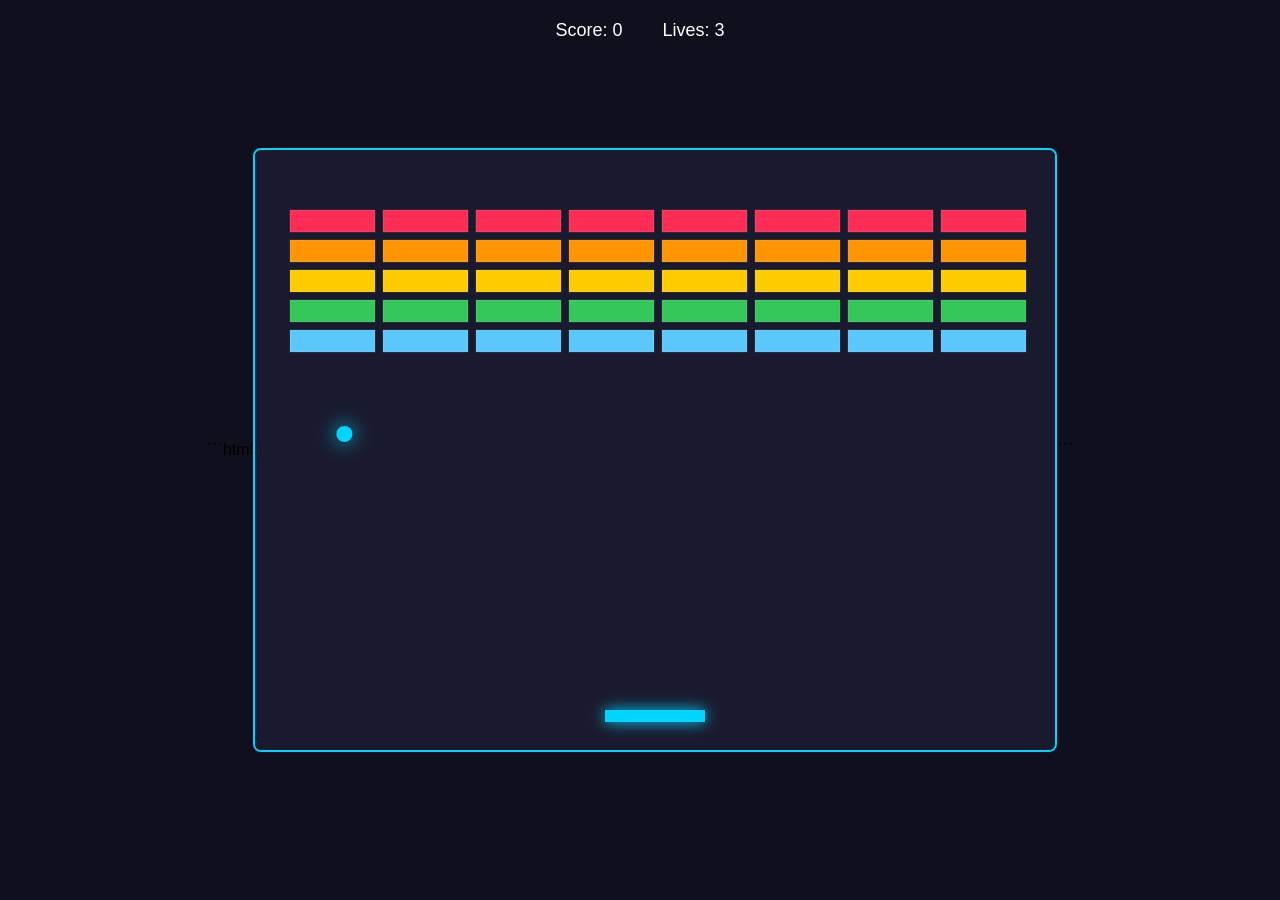
<file: demos/game/sample-breakout.html>
```html
<!DOCTYPE html>
<html lang="en">
<head>
    <meta charset="UTF-8">
    <meta name="viewport" content="width=device-width, initial-scale=1.0">
    <title>Breakout</title>
    <style>
        body {
            margin: 0;
            padding: 0;
            background: #0f0f1e;
            display: flex;
            justify-content: center;
            align-items: center;
            min-height: 100vh;
            font-family: Arial, sans-serif;
        }
        canvas {
            border: 2px solid #00d4ff;
            border-radius: 8px;
            background: #1a1a2e;
        }
        #ui {
            position: absolute;
            top: 20px;
            left: 50%;
            transform: translateX(-50%);
            color: #fff;
            font-size: 18px;
            display: flex;
            gap: 40px;
            pointer-events: none;
        }
    </style>
</head>
<body>
    <canvas id="game" width="800" height="600"></canvas>
    <div id="ui">
        <div>Score: <span id="score">0</span></div>
        <div>Lives: <span id="lives">3</span></div>
    </div>
    <script>
        const canvas = document.getElementById('game');
        const ctx = canvas.getContext('2d');
        const scoreEl = document.getElementById('score');
        const livesEl = document.getElementById('lives');
        const WIDTH = 800;
        const HEIGHT = 600;
        let score = 0;
        let lives = 3;
        let gameState = 'playing'; // playing, gameover, win
        // Paddle
        const paddle = {
            width: 100,
            height: 12,
            x: WIDTH / 2 - 50,
            y: HEIGHT - 40,
            speed: 8
        };
        // Ball
        const ball = {
            x: WIDTH / 2,
            y: HEIGHT - 60,
            radius: 8,
            dx: 4,
            dy: -4,
            speed: 4
        };
        // Bricks
        const brickRowCount = 5;
        const brickColumnCount = 8;
        const brickWidth = 85;
        const brickHeight = 22;
        const brickPadding = 8;
        const brickOffsetTop = 60;
        const brickOffsetLeft = 35;
        const bricks = [];
        const colors = ['#ff2d55', '#ff9500', '#ffcc00', '#34c759', '#5ac8fa'];
        function initBricks() {
            for (let r = 0; r < brickRowCount; r++) {
                bricks[r] = [];
                for (let c = 0; c < brickColumnCount; c++) {
                    bricks[r][c] = {
                        x: brickOffsetLeft + c * (brickWidth + brickPadding),
                        y: brickOffsetTop + r * (brickHeight + brickPadding),
                        status: 1,
                        color: colors[r]
                    };
                }
            }
        }
        function drawBricks() {
            for (let r = 0; r < brickRowCount; r++) {
                for (let c = 0; c < brickColumnCount; c++) {
                    const b = bricks[r][c];
                    if (b.status === 1) {
                        ctx.fillStyle = b.color;
                        ctx.fillRect(b.x, b.y, brickWidth, brickHeight);
                        ctx.strokeStyle = '#ffffff22';
                        ctx.strokeRect(b.x, b.y, brickWidth, brickHeight);
                    }
                }
            }
        }
        function drawPaddle() {
            ctx.fillStyle = '#00d4ff';
            ctx.shadowBlur = 15;
            ctx.shadowColor = '#00d4ff';
            ctx.fillRect(paddle.x, paddle.y, paddle.width, paddle.height);
            ctx.shadowBlur = 0;
        }
        function drawBall() {
            ctx.fillStyle = '#00d4ff';
            ctx.shadowBlur = 20;
            ctx.shadowColor = '#00d4ff';
            ctx.beginPath();
            ctx.arc(ball.x, ball.y, ball.radius, 0, Math.PI * 2);
            ctx.fill();
            ctx.shadowBlur = 0;
        }
        function draw() {
            ctx.fillStyle = '#1a1a2e';
            ctx.fillRect(0, 0, WIDTH, HEIGHT);
            drawBricks();
            drawPaddle();
            drawBall();
            // Update UI
            scoreEl.textContent = score;
            livesEl.textContent = lives;
        }
        function update() {
            if (gameState !== 'playing') return;
            // Move ball
            ball.x += ball.dx;
            ball.y += ball.dy;
            // Wall collisions
            if (ball.x + ball.radius > WIDTH || ball.x - ball.radius < 0) {
                ball.dx = -ball.dx;
            }
            if (ball.y - ball.radius < 0) {
                ball.dy = -ball.dy;
            }
            // Bottom wall (lose life)
            if (ball.y + ball.radius > HEIGHT) {
                lives--;
                if (lives <= 0) {
                    gameState = 'gameover';
                } else {
                    resetBall();
                }
            }
            // Paddle collision
            if (
                ball.y + ball.radius > paddle.y &&
                ball.x > paddle.x &&
                ball.x < paddle.x + paddle.width
            ) {
                ball.dy = -Math.abs(ball.dy);
                // Speed up
                const speedIncrease = 0.3;
                const currentSpeed = Math.sqrt(ball.dx * ball.dx + ball.dy * ball.dy);
                const newSpeed = Math.min(currentSpeed + speedIncrease, 9);
                const angle = Math.atan2(ball.dy, ball.dx);
                ball.dx = Math.cos(angle) * newSpeed;
                ball.dy = Math.sin(angle) * newSpeed;
                // Add slight horizontal influence based on hit position
                const hitPos = (ball.x - paddle.x) / paddle.width;
                ball.dx = ball.dx * 0.7 + (hitPos - 0.5) * 5;
            }
            // Brick collisions
            for (let r = 0; r < brickRowCount; r++) {
                for (let c = 0; c < brickColumnCount; c++) {
                    const b = bricks[r][c];
                    if (b.status === 1) {
                        if (
                            ball.x > b.x &&
                            ball.x < b.x + brickWidth &&
                            ball.y > b.y &&
                            ball.y < b.y + brickHeight
                        ) {
                            ball.dy = -ball.dy;
                            b.status = 0;
                            score += 10;
                            // Check win
                            if (checkWin()) {
                                gameState = 'win';
                            }
                        }
                    }
                }
            }
        }
        function checkWin() {
            for (let r = 0; r < brickRowCount; r++) {
                for (let c = 0; c < brickColumnCount; c++) {
                    if (bricks[r][c].status === 1) return false;
                }
            }
            return true;
        }
        function resetBall() {
            ball.x = WIDTH / 2;
            ball.y = HEIGHT - 60;
            ball.dx = (Math.random() * 4 + 3) * (Math.random() > 0.5 ? 1 : -1);
            ball.dy = -4;
        }
        function resetGame() {
            score = 0;
            lives = 3;
            paddle.x = WIDTH / 2 - paddle.width / 2;
            initBricks();
            resetBall();
            gameState = 'playing';
        }
        function drawOverlay() {
            if (gameState === 'gameover') {
                ctx.fillStyle = 'rgba(0, 0, 0, 0.75)';
                ctx.fillRect(0, 0, WIDTH, HEIGHT);
                ctx.fillStyle = '#fff';
                ctx.font = 'bold 48px Arial';
                ctx.textAlign = 'center';
                ctx.fillText('GAME OVER', WIDTH / 2, HEIGHT / 2 - 30);
                ctx.font = '24px Arial';
                ctx.fillText('Score: ' + score, WIDTH / 2, HEIGHT / 2 + 20);
                ctx.fillText('Click to Restart', WIDTH / 2, HEIGHT / 2 + 70);
            } else if (gameState === 'win') {
                ctx.fillStyle = 'rgba(0, 0, 0, 0.75)';
                ctx.fillRect(0, 0, WIDTH, HEIGHT);
                ctx.fillStyle = '#fff';
                ctx.font = 'bold 48px Arial';
                ctx.textAlign = 'center';
                ctx.fillText('YOU WIN!', WIDTH / 2, HEIGHT / 2 - 30);
                ctx.font = '24px Arial';
                ctx.fillText('Score: ' + score, WIDTH / 2, HEIGHT / 2 + 20);
                ctx.fillText('Click to Play Again', WIDTH / 2, HEIGHT / 2 + 70);
            }
        }
        function gameLoop() {
            update();
            draw();
            drawOverlay();
            requestAnimationFrame(gameLoop);
        }
        // Mouse controls
        canvas.addEventListener('mousemove', (e) => {
            if (gameState !== 'playing') return;
            const rect = canvas.getBoundingClientRect();
            const mouseX = e.clientX - rect.left;
            paddle.x = mouseX - paddle.width / 2;
            // Clamp paddle
            if (paddle.x < 0) paddle.x = 0;
            if (paddle.x + paddle.width > WIDTH) paddle.x = WIDTH - paddle.width;
        });
        // Click to restart
        canvas.addEventListener('click', () => {
            if (gameState === 'gameover' || gameState === 'win') {
                resetGame();
            }
        });
        // Initialize
        function init() {
            initBricks();
            resetBall();
            gameLoop();
        }
        init();
    </script>
</body>
</html>
```
</file>
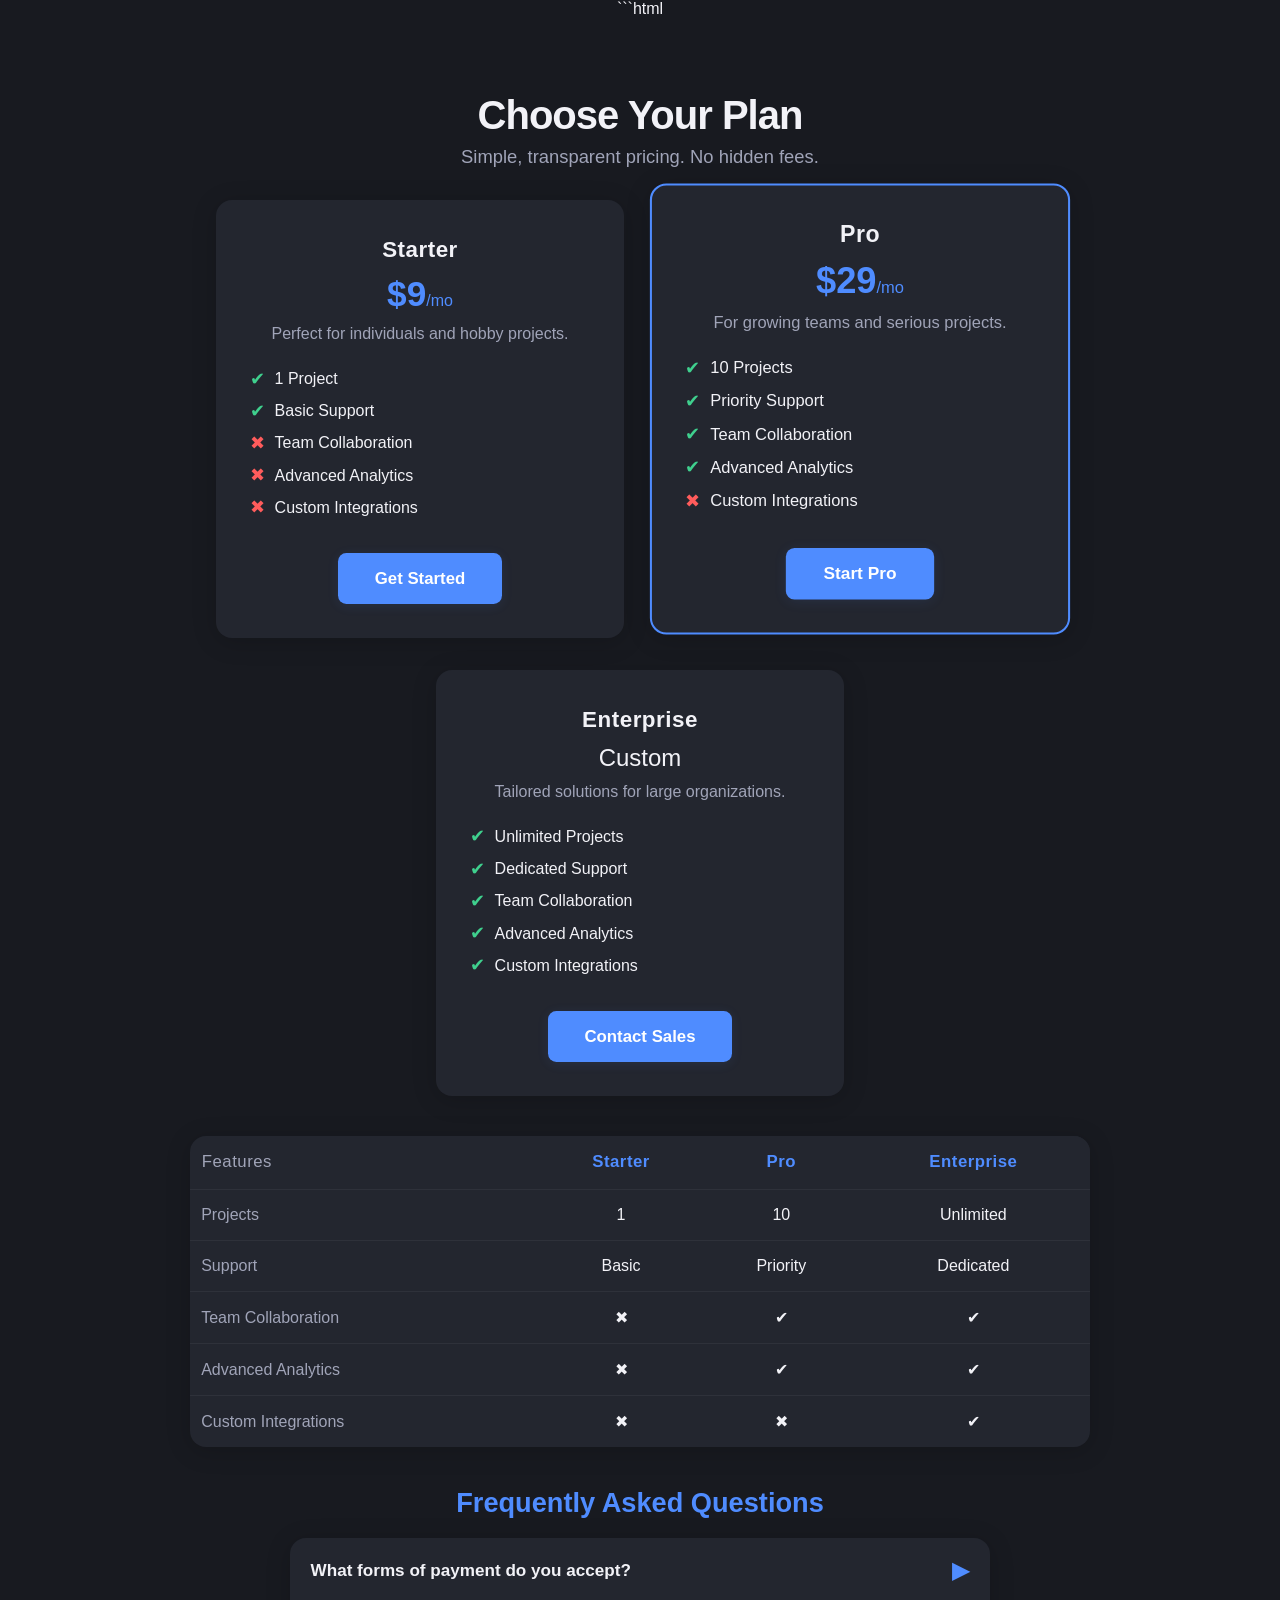
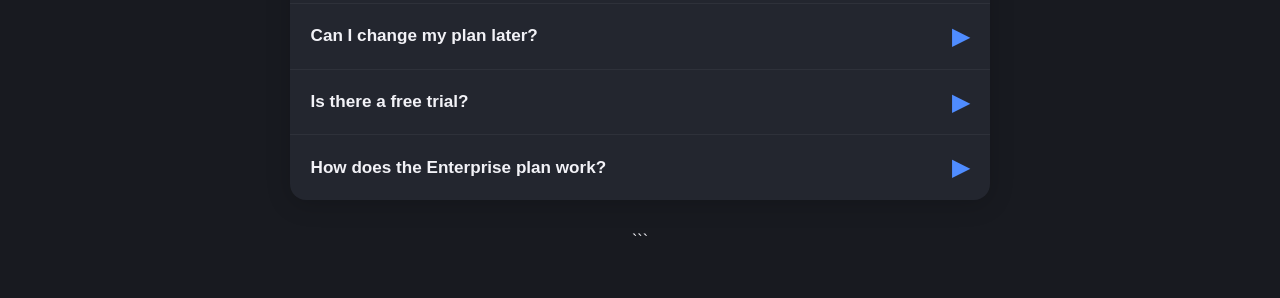
<file: demos/html/sample-pricing.html>
```html
<!DOCTYPE html>
<html lang="en">
<head>
  <meta charset="UTF-8">
  <meta name="viewport" content="width=device-width,initial-scale=1.0">
  <title>SaaS Pricing</title>
  <style>
    :root {
      --bg: #181a20;
      --card-bg: #23262f;
      --accent: #4f8cff;
      --text: #f2f2f7;
      --muted: #a0a4b8;
      --border: #2e313a;
      --radius: 1rem;
      --transition: 0.2s cubic-bezier(.4,0,.2,1);
      --shadow: 0 4px 24px 0 rgba(0,0,0,0.18);
    }
    html, body {
      margin: 0;
      padding: 0;
      background: var(--bg);
      color: var(--text);
      font-family: 'Inter', Arial, sans-serif;
      min-height: 100vh;
    }
    body {
      display: flex;
      flex-direction: column;
      align-items: center;
      padding: 0 1rem 3rem 1rem;
    }
    header {
      text-align: center;
      margin: 3rem 0 2rem 0;
    }
    header h1 {
      font-size: 2.5rem;
      font-weight: 700;
      margin-bottom: 0.5rem;
      letter-spacing: -1px;
    }
    header p {
      color: var(--muted);
      font-size: 1.15rem;
      margin: 0;
    }
    /* Pricing Cards */
    .pricing-container {
      display: flex;
      gap: 2rem;
      justify-content: center;
      flex-wrap: wrap;
      margin-bottom: 2.5rem;
      width: 100%;
      max-width: 1100px;
    }
    .pricing-card {
      background: var(--card-bg);
      border-radius: var(--radius);
      box-shadow: var(--shadow);
      padding: 2.2rem 2rem 2rem 2rem;
      flex: 1 1 280px;
      max-width: 340px;
      min-width: 260px;
      display: flex;
      flex-direction: column;
      align-items: center;
      border: 2px solid transparent;
      transition: border-color var(--transition), transform var(--transition);
    }
    .pricing-card.pro {
      border-color: var(--accent);
      transform: translateY(-10px) scale(1.03);
    }
    .pricing-card h2 {
      font-size: 1.4rem;
      font-weight: 600;
      margin: 0 0 0.5rem 0;
      letter-spacing: 0.5px;
    }
    .pricing-card .price {
      font-size: 2.2rem;
      font-weight: 700;
      margin: 0.2rem 0 0.7rem 0;
      color: var(--accent);
    }
    .pricing-card .price.custom {
      font-size: 1.5rem;
      color: var(--text);
      font-weight: 500;
    }
    .pricing-card .desc {
      color: var(--muted);
      font-size: 1rem;
      margin-bottom: 1.2rem;
      min-height: 1.5em;
      text-align: center;
    }
    .pricing-card ul {
      list-style: none;
      padding: 0;
      margin: 0 0 1.5rem 0;
      width: 100%;
    }
    .pricing-card ul li {
      display: flex;
      align-items: center;
      gap: 0.6em;
      margin-bottom: 0.7em;
      color: var(--text);
      font-size: 1rem;
    }
    .pricing-card ul li .check {
      color: #3fd08e;
      font-size: 1.1em;
    }
    .pricing-card ul li .cross {
      color: #ff5c5c;
      font-size: 1.1em;
    }
    .pricing-card .cta {
      background: var(--accent);
      color: #fff;
      border: none;
      border-radius: 0.5em;
      padding: 0.9em 2.2em;
      font-size: 1.05rem;
      font-weight: 600;
      cursor: pointer;
      transition: background var(--transition), transform var(--transition);
      margin-top: auto;
      box-shadow: 0 2px 12px 0 rgba(79,140,255,0.10);
    }
    .pricing-card .cta:hover,
    .pricing-card .cta:focus {
      background: #2563eb;
      transform: translateY(-2px) scale(1.04);
    }
    /* Feature Comparison Table */
    .features-table {
      width: 100%;
      max-width: 900px;
      margin: 0 auto 2.5rem auto;
      border-collapse: collapse;
      background: var(--card-bg);
      border-radius: var(--radius);
      overflow: hidden;
      box-shadow: var(--shadow);
    }
    .features-table th, .features-table td {
      padding: 1em 0.7em;
      text-align: center;
      border-bottom: 1px solid var(--border);
    }
    .features-table th {
      background: #23262f;
      color: var(--accent);
      font-size: 1.05rem;
      font-weight: 600;
      letter-spacing: 0.5px;
    }
    .features-table td {
      color: var(--text);
      font-size: 1rem;
    }
    .features-table tr:last-child td {
      border-bottom: none;
    }
    .features-table td:first-child, .features-table th:first-child {
      text-align: left;
      color: var(--muted);
      font-weight: 500;
      background: none;
    }
    /* FAQ Accordion */
    .faq-section {
      max-width: 700px;
      width: 100%;
      margin: 0 auto 2rem auto;
    }
    .faq-title {
      font-size: 1.7rem;
      font-weight: 700;
      margin-bottom: 1.2rem;
      color: var(--accent);
      text-align: center;
    }
    .faq-accordion {
      background: var(--card-bg);
      border-radius: var(--radius);
      box-shadow: var(--shadow);
      overflow: hidden;
    }
    .faq-item {
      border-bottom: 1px solid var(--border);
    }
    .faq-item:last-child {
      border-bottom: none;
    }
    .faq-question {
      cursor: pointer;
      padding: 1.1em 1.2em;
      font-size: 1.07rem;
      font-weight: 600;
      color: var(--text);
      display: flex;
      align-items: center;
      justify-content: space-between;
      background: none;
      border: none;
      width: 100%;
      outline: none;
      transition: background var(--transition);
      user-select: none;
    }
    .faq-question:hover,
    .faq-question:focus {
      background: #23262f;
    }
    .faq-icon {
      font-size: 1.3em;
      color: var(--accent);
      transition: transform var(--transition);
    }
    .faq-item.open .faq-icon {
      transform: rotate(90deg);
    }
    .faq-answer {
      max-height: 0;
      overflow: hidden;
      background: #21232b;
      color: var(--muted);
      font-size: 1rem;
      padding: 0 1.2em;
      transition: max-height 0.3s cubic-bezier(.4,0,.2,1), padding 0.3s cubic-bezier(.4,0,.2,1);
    }
    .faq-item.open .faq-answer {
      max-height: 300px;
      padding: 0.7em 1.2em 1.2em 1.2em;
    }
    /* Responsive */
    @media (max-width: 900px) {
      .pricing-container {
        flex-direction: column;
        align-items: center;
        gap: 1.5rem;
      }
      .features-table {
        font-size: 0.97rem;
      }
    }
    @media (max-width: 600px) {
      header h1 {
        font-size: 2rem;
      }
      .pricing-card {
        padding: 1.5rem 1rem 1.2rem 1rem;
        min-width: 0;
        max-width: 98vw;
      }
      .features-table th, .features-table td {
        padding: 0.7em 0.3em;
        font-size: 0.95rem;
      }
      .faq-title {
        font-size: 1.2rem;
      }
    }
  </style>
</head>
<body>
  <header>
    <h1>Choose Your Plan</h1>
    <p>Simple, transparent pricing. No hidden fees.</p>
  </header>
  <section class="pricing-container">
    <!-- Starter -->
    <div class="pricing-card">
      <h2>Starter</h2>
      <div class="price">$9<span style="font-size:1rem;font-weight:400;">/mo</span></div>
      <div class="desc">Perfect for individuals and hobby projects.</div>
      <ul>
        <li><span class="check">✔</span> 1 Project</li>
        <li><span class="check">✔</span> Basic Support</li>
        <li><span class="cross">✖</span> Team Collaboration</li>
        <li><span class="cross">✖</span> Advanced Analytics</li>
        <li><span class="cross">✖</span> Custom Integrations</li>
      </ul>
      <button class="cta">Get Started</button>
    </div>
    <!-- Pro -->
    <div class="pricing-card pro">
      <h2>Pro</h2>
      <div class="price">$29<span style="font-size:1rem;font-weight:400;">/mo</span></div>
      <div class="desc">For growing teams and serious projects.</div>
      <ul>
        <li><span class="check">✔</span> 10 Projects</li>
        <li><span class="check">✔</span> Priority Support</li>
        <li><span class="check">✔</span> Team Collaboration</li>
        <li><span class="check">✔</span> Advanced Analytics</li>
        <li><span class="cross">✖</span> Custom Integrations</li>
      </ul>
      <button class="cta">Start Pro</button>
    </div>
    <!-- Enterprise -->
    <div class="pricing-card">
      <h2>Enterprise</h2>
      <div class="price custom">Custom</div>
      <div class="desc">Tailored solutions for large organizations.</div>
      <ul>
        <li><span class="check">✔</span> Unlimited Projects</li>
        <li><span class="check">✔</span> Dedicated Support</li>
        <li><span class="check">✔</span> Team Collaboration</li>
        <li><span class="check">✔</span> Advanced Analytics</li>
        <li><span class="check">✔</span> Custom Integrations</li>
      </ul>
      <button class="cta">Contact Sales</button>
    </div>
  </section>
  <!-- Feature Comparison Table -->
  <table class="features-table">
    <thead>
      <tr>
        <th>Features</th>
        <th>Starter</th>
        <th>Pro</th>
        <th>Enterprise</th>
      </tr>
    </thead>
    <tbody>
      <tr>
        <td>Projects</td>
        <td>1</td>
        <td>10</td>
        <td>Unlimited</td>
      </tr>
      <tr>
        <td>Support</td>
        <td>Basic</td>
        <td>Priority</td>
        <td>Dedicated</td>
      </tr>
      <tr>
        <td>Team Collaboration</td>
        <td><span class="cross">✖</span></td>
        <td><span class="check">✔</span></td>
        <td><span class="check">✔</span></td>
      </tr>
      <tr>
        <td>Advanced Analytics</td>
        <td><span class="cross">✖</span></td>
        <td><span class="check">✔</span></td>
        <td><span class="check">✔</span></td>
      </tr>
      <tr>
        <td>Custom Integrations</td>
        <td><span class="cross">✖</span></td>
        <td><span class="cross">✖</span></td>
        <td><span class="check">✔</span></td>
      </tr>
    </tbody>
  </table>
  <!-- FAQ Accordion -->
  <section class="faq-section">
    <div class="faq-title">Frequently Asked Questions</div>
    <div class="faq-accordion" id="faqAccordion">
      <div class="faq-item">
        <button class="faq-question" aria-expanded="false">
          What forms of payment do you accept?
          <span class="faq-icon">▶</span>
        </button>
        <div class="faq-answer">
          We accept all major credit cards. For Enterprise plans, we can also arrange invoicing and bank transfers.
        </div>
      </div>
      <div class="faq-item">
        <button class="faq-question" aria-expanded="false">
          Can I change my plan later?
          <span class="faq-icon">▶</span>
        </button>
        <div class="faq-answer">
          Absolutely! You can upgrade or downgrade your plan at any time from your account dashboard.
        </div>
      </div>
      <div class="faq-item">
        <button class="faq-question" aria-expanded="false">
          Is there a free trial?
          <span class="faq-icon">▶</span>
        </button>
        <div class="faq-answer">
          Yes, we offer a 14-day free trial for all plans. No credit card required to get started.
        </div>
      </div>
      <div class="faq-item">
        <button class="faq-question" aria-expanded="false">
          How does the Enterprise plan work?
          <span class="faq-icon">▶</span>
        </button>
        <div class="faq-answer">
          Enterprise plans are customized to your organization's needs. Contact our sales team to discuss your requirements and get a tailored quote.
        </div>
      </div>
    </div>
  </section>
  <script>
    // FAQ Accordion
    document.querySelectorAll('.faq-question').forEach((btn, idx, arr) => {
      btn.addEventListener('click', function() {
        const item = btn.parentElement;
        const open = item.classList.contains('open');
        // Optionally, close others for classic accordion behavior:
        arr.forEach(b => b.parentElement.classList.remove('open'));
        arr.forEach(b => b.setAttribute('aria-expanded', 'false'));
        if (!open) {
          item.classList.add('open');
          btn.setAttribute('aria-expanded', 'true');
        }
      });
    });
  </script>
</body>
</html>
```
</file>
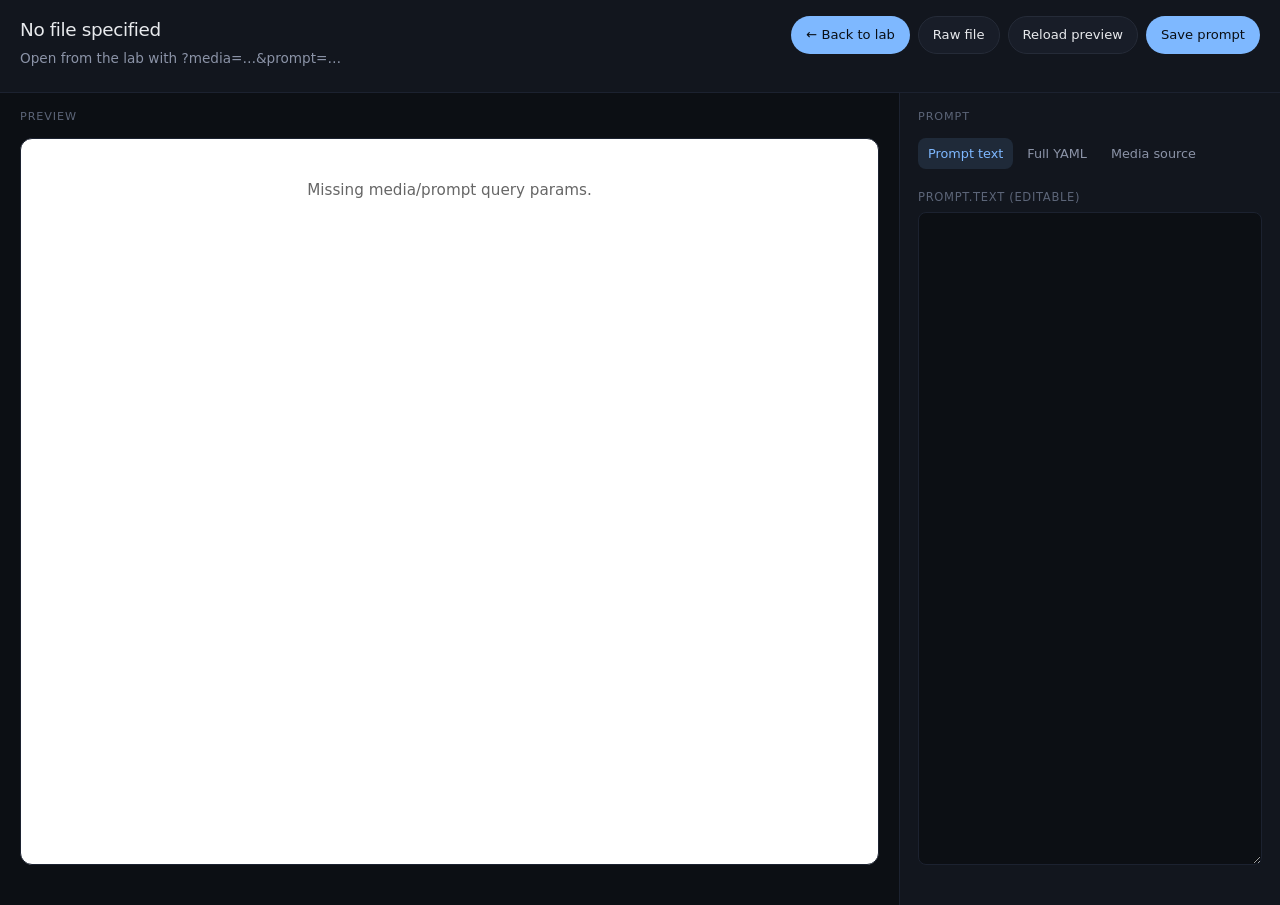
<file: src/test_lab/static/viewer.html>
<!DOCTYPE html>
<html lang="en">
<head>
  <meta charset="utf-8" />
  <meta name="viewport" content="width=device-width, initial-scale=1" />
  <title>Media Viewer</title>
  <style>
    :root {
      --bg: #0c0f14;
      --surface: #12161e;
      --surface-2: #181d28;
      --border: #252b38;
      --border-soft: #1c2230;
      --text: #e8eaed;
      --muted: #8b93a7;
      --faint: #5c6578;
      --accent: #7eb8ff;
      --accent-dim: rgba(126, 184, 255, 0.12);
      --ok: #6bcf8e;
      --warn: #e0b44a;
      --danger: #e07070;
      --radius: 12px;
      --font: "Inter", "IBM Plex Sans", system-ui, sans-serif;
      --mono: "IBM Plex Mono", ui-monospace, monospace;
    }
    * { box-sizing: border-box; }
    body {
      margin: 0; min-height: 100vh;
      font-family: var(--font); color: var(--text); background: var(--bg);
      line-height: 1.5;
    }
    a { color: var(--accent); }
    header {
      display: flex; flex-wrap: wrap; gap: 12px; align-items: flex-start;
      justify-content: space-between;
      padding: 16px 20px; border-bottom: 1px solid var(--border-soft);
      background: var(--surface);
    }
    header h1 {
      margin: 0; font-size: 1.15rem; font-weight: 500; letter-spacing: -0.02em;
    }
    header .meta { color: var(--muted); font-size: .85rem; margin-top: 4px; max-width: 52rem; }
    header .path {
      font-family: var(--mono); font-size: .72rem; color: var(--faint); margin-top: 6px;
      word-break: break-all;
    }
    .pills { display: flex; flex-wrap: wrap; gap: 6px; margin-top: 8px; }
    .pill {
      font-size: .68rem; font-family: var(--mono); color: var(--faint);
      border: 1px solid var(--border-soft); border-radius: 999px; padding: 2px 8px;
    }
    .pill.ok { color: var(--ok); border-color: rgba(107,207,142,.3); }
    .actions { display: flex; flex-wrap: wrap; gap: 8px; align-items: center; }
    .btn {
      appearance: none; border: 1px solid var(--border); background: var(--surface-2);
      color: var(--text); font: inherit; font-size: .82rem;
      padding: 8px 14px; border-radius: 999px; cursor: pointer; text-decoration: none;
    }
    .btn:hover { border-color: #3a4558; }
    .btn.primary { background: var(--accent); color: #0a0e14; border-color: transparent; font-weight: 500; }
    .btn:disabled { opacity: .45; cursor: not-allowed; }
    main {
      display: grid; grid-template-columns: 1fr minmax(300px, 380px);
      gap: 0; min-height: calc(100vh - 88px);
    }
    @media (max-width: 960px) {
      main { grid-template-columns: 1fr; }
    }
    .preview-pane {
      padding: 16px 20px 28px; border-right: 1px solid var(--border-soft);
      display: flex; flex-direction: column; gap: 12px; min-width: 0;
    }
    .preview-pane h2, .side h2 {
      margin: 0; font-size: .7rem; text-transform: uppercase; letter-spacing: .08em;
      color: var(--faint); font-weight: 500;
    }
    .stage {
      flex: 1; min-height: 420px; background: #fff; border-radius: var(--radius);
      border: 1px solid var(--border-soft); overflow: hidden; position: relative;
    }
    .stage iframe { width: 100%; height: 100%; min-height: 480px; border: 0; display: block; background: #fff; }
    .stage img, .stage video { max-width: 100%; max-height: 70vh; display: block; margin: 0 auto; }
    .stage audio { width: 100%; margin-top: 24px; }
    .stage .empty {
      color: #666; padding: 40px; text-align: center; font-size: .95rem;
    }
    .side {
      padding: 16px 18px 28px; background: var(--surface);
      display: flex; flex-direction: column; gap: 12px; min-height: 0;
    }
    .side label {
      display: block; font-size: .72rem; text-transform: uppercase; letter-spacing: .06em;
      color: var(--faint); margin-bottom: 6px;
    }
    textarea, input[type="text"] {
      width: 100%; background: var(--bg); border: 1px solid var(--border-soft);
      border-radius: 8px; color: var(--text); font: inherit; font-size: .85rem;
      padding: 10px 12px; resize: vertical;
    }
    textarea.mono { font-family: var(--mono); font-size: .75rem; line-height: 1.45; }
    textarea:focus, input:focus { outline: none; border-color: var(--accent); }
    .toast {
      position: fixed; bottom: 20px; right: 20px; z-index: 50;
      background: var(--surface-2); border: 1px solid var(--border);
      padding: 10px 14px; border-radius: 10px; font-size: .85rem;
      box-shadow: 0 8px 30px rgba(0,0,0,.35); display: none; max-width: 360px;
    }
    .toast.show { display: block; }
    .toast.ok { border-color: rgba(107,207,142,.4); color: var(--ok); }
    .toast.fail { border-color: rgba(224,112,112,.4); color: var(--danger); }
    .tabs { display: flex; gap: 4px; margin-bottom: 8px; }
    .tabs button {
      appearance: none; border: 0; background: transparent; color: var(--muted);
      font: inherit; font-size: .8rem; padding: 6px 10px; border-radius: 8px; cursor: pointer;
    }
    .tabs button.active { background: var(--accent-dim); color: var(--accent); }
    .panel { display: none; flex: 1; min-height: 0; flex-direction: column; }
    .panel.active { display: flex; }
    .panel textarea { flex: 1; min-height: 220px; }
    .status { font-size: .75rem; color: var(--faint); font-family: var(--mono); }
  </style>
</head>
<body>
  <header>
    <div>
      <h1 id="title">Loading…</h1>
      <div class="meta" id="description"></div>
      <div class="path" id="paths"></div>
      <div class="pills" id="pills"></div>
    </div>
    <div class="actions">
      <a class="btn primary" id="btn-lab" href="javascript:history.length>1?history.back():location.href='/'">← Back to lab</a>
      <a class="btn" id="btn-raw" href="#" target="_blank" rel="noopener">Raw file</a>
      <button type="button" class="btn" id="btn-reload">Reload preview</button>
      <button type="button" class="btn primary" id="btn-save">Save prompt</button>
    </div>
  </header>

  <main>
    <section class="preview-pane">
      <h2>Preview <span id="viewer-kind" style="color:var(--accent);text-transform:none;letter-spacing:0;font-weight:400"></span></h2>
      <div class="stage" id="stage"><div class="empty">Loading media…</div></div>
      <div class="status" id="status"></div>
    </section>

    <aside class="side">
      <h2>Prompt</h2>
      <div class="tabs">
        <button type="button" class="active" data-tab="text">Prompt text</button>
        <button type="button" data-tab="yaml">Full YAML</button>
        <button type="button" data-tab="source">Media source</button>
      </div>
      <div class="panel active" id="panel-text">
        <label for="prompt-text">prompt.text (editable)</label>
        <textarea id="prompt-text" class="mono" spellcheck="false"></textarea>
      </div>
      <div class="panel" id="panel-yaml">
        <label for="prompt-yaml">.media.prompt YAML (editable)</label>
        <textarea id="prompt-yaml" class="mono" spellcheck="false"></textarea>
      </div>
      <div class="panel" id="panel-source">
        <label for="media-source">Generated file (read-only)</label>
        <textarea id="media-source" class="mono" readonly spellcheck="false"></textarea>
      </div>
      <div class="status" id="save-status"></div>
    </aside>
  </main>
  <div class="toast" id="toast"></div>

  <script>
    const $ = (id) => document.getElementById(id);
    const params = new URLSearchParams(location.search);
    const state = {
      mediaPath: params.get("media") || params.get("path") || "",
      promptPath: params.get("prompt") || params.get("prompt_path") || "",
      channel: params.get("channel") || params.get("type") || "",
      format: params.get("format") || "",
      detail: null,
      mediaText: "",
      mediaUrl: "",
    };

    function toast(msg, ok) {
      const t = $("toast");
      t.textContent = msg;
      t.className = "toast show " + (ok ? "ok" : "fail");
      clearTimeout(t._t);
      t._t = setTimeout(() => { t.className = "toast"; }, 3200);
    }

    function esc(s) {
      return String(s || "").replace(/&/g,"&amp;").replace(/</g,"&lt;").replace(/>/g,"&gt;").replace(/"/g,"&quot;");
    }

    function mediaApiUrl(absOrRel) {
      // Normalize to a path the media API accepts (relative under workspace/demos, or absolute).
      let p = String(absOrRel || "");
      const ws = p.indexOf("/lab-workspace/");
      if (ws >= 0) {
        p = p.slice(ws + "/lab-workspace/".length); // e.g. prompts/fim/anime_js/foo.js
      } else {
        const d = p.indexOf("/demos/");
        if (d >= 0) {
          p = p.slice(d + "/demos/".length);
        }
      }
      return "/api/media?path=" + encodeURIComponent(p);
    }

    // ---- CDN + host builders (local-first) ----
    const CDN = {
      d3: "https://cdn.jsdelivr.net/npm/d3@7/dist/d3.min.js",
      cola: "https://cdn.jsdelivr.net/npm/webcola@3.4.0/WebCola/cola.min.js",
      p5: "https://cdn.jsdelivr.net/npm/p5@1.9.0/lib/p5.min.js",
      paper: "https://cdn.jsdelivr.net/npm/paper@0.12.17/dist/paper-full.min.js",
      mermaid: "https://cdn.jsdelivr.net/npm/mermaid@10/dist/mermaid.min.js",
      marked: "https://cdn.jsdelivr.net/npm/marked@12.0.0/marked.min.js",
      viz: "https://cdn.jsdelivr.net/npm/@viz-js/viz@3.7.0/lib/viz-standalone.js",
      plantumlEncoder: "https://cdn.jsdelivr.net/npm/plantuml-encoder@1.4.0/dist/plantuml-encoder.min.js",
      nomnoml: "https://cdn.jsdelivr.net/npm/nomnoml@1.6.2/dist/nomnoml.js",
      chartjs: "https://cdn.jsdelivr.net/npm/chart.js@4.4.1/dist/chart.umd.min.js",
      echarts: "https://cdn.jsdelivr.net/npm/echarts@5.5.0/dist/echarts.min.js",
      three: "https://cdn.jsdelivr.net/npm/three@0.160.0/build/three.min.js",
      abcjs: "https://cdn.jsdelivr.net/npm/abcjs@6.3.0/dist/abcjs-basic-min.js",
      vega: "https://cdn.jsdelivr.net/npm/vega@5.28.0/build/vega.min.js",
      vegaLite: "https://cdn.jsdelivr.net/npm/vega-lite@5.16.3/build/vega-lite.min.js",
      vegaEmbed: "https://cdn.jsdelivr.net/npm/vega-embed@6.24.0/build/vega-embed.min.js",
      cytoscape: "https://cdn.jsdelivr.net/npm/cytoscape@3.28.1/dist/cytoscape.min.js",
      anime: "https://cdn.jsdelivr.net/npm/animejs@3.2.2/lib/anime.min.js",
      tone: "https://cdn.jsdelivr.net/npm/tone@14.8.49/build/Tone.js",
      katex: "https://cdn.jsdelivr.net/npm/katex@0.16.9/dist/katex.min.js",
      katexCss: "https://cdn.jsdelivr.net/npm/katex@0.16.9/dist/katex.min.css",
      katexAuto: "https://cdn.jsdelivr.net/npm/katex@0.16.9/dist/contrib/auto-render.min.js",
      hljs: "https://cdn.jsdelivr.net/npm/@highlightjs/cdn-assets@11.9.0/highlight.min.js",
      hljsCss: "https://cdn.jsdelivr.net/npm/@highlightjs/cdn-assets@11.9.0/styles/github-dark.min.css",
    };

    function stripEsm(src) {
      return String(src || "")
        .replace(/^\s*import\s+[\s\S]*?from\s+['"][^'"]+['"]\s*;?\s*$/gm, "")
        .replace(/^\s*export\s+\{[^}]*\}\s*;?\s*$/gm, "")
        .replace(/^\s*export\s+default\s+/gm, "")
        .replace(/^\s*export\s+(const|let|var|function|class)\s+/gm, "$1 ");
    }
    function stripFences(src, lang) {
      let t = String(src || "").trim();
      const re = lang ? new RegExp("^```(?:" + lang + ")?\\s*", "i") : /^```[a-z0-9_-]*\s*/i;
      return t.replace(re, "").replace(/```\s*$/, "").trim();
    }

    function hostShell({ title, scripts, css, body, boot }) {
      const sc = (scripts || []).map((u) => `<script src="${u}"><\/script>`).join("\n");
      const st = (css || []).map((u) => `<link rel="stylesheet" href="${u}"/>`).join("\n");
      return `<!DOCTYPE html><html><head><meta charset="utf-8"/><title>${esc(title || "preview")}</title>
${st}
<style>
  html,body{margin:0;padding:0;background:#fff;color:#111;font:14px/1.4 system-ui,sans-serif;height:100%}
  #root{min-height:100%;width:100%}
  #err{color:#b00020;white-space:pre-wrap;font:12px ui-monospace,monospace;padding:12px}
  canvas{display:block;margin:0 auto}
  svg{max-width:100%;height:auto}
</style>
${sc}
</head><body>
<div id="root"></div>
<div id="err"></div>
${body || ""}
<script>
${boot || ""}
<\/script>
</body></html>`;
    }

    function buildP5Host(src) {
      // Global-mode p5: define setup/draw then let p5 auto-start
      const code = stripEsm(src);
      return hostShell({
        title: "p5.js",
        scripts: [CDN.p5],
        body: "",
        boot: `
try {
${code}
  // If sketch forgot createCanvas, ensure one exists
  if (typeof setup === "function") {
    const _setup = setup;
    setup = function() {
      _setup.apply(this, arguments);
      if (!document.querySelector("canvas")) {
        createCanvas(windowWidth || 640, Math.min(windowHeight || 480, 640));
      }
    };
  }
} catch (e) {
  document.getElementById("err").textContent = String(e && e.stack || e);
}
`,
      });
    }

    function buildGenericJsHost(src, scripts, extras) {
      const code = stripEsm(src);
      const prep = extras || "";
      return hostShell({
        title: "JS preview",
        scripts: scripts || [CDN.d3],
        body: `<canvas id="c" width="800" height="480" style="max-width:100%"></canvas>`,
        boot: `
try {
  if (typeof d3 !== "undefined") window.d3 = d3;
  if (typeof cola !== "undefined") { window.cola = cola; window.webcola = cola; }
  if (typeof paper !== "undefined" && paper.install) {
    paper.install(window);
    const c = document.getElementById("c");
    if (c) paper.setup(c);
  }
  ${prep}
${code}
} catch (e) {
  document.getElementById("err").textContent = String(e && e.stack || e);
}
`,
      });
    }

    function buildMermaidHost(src) {
      const body = stripFences(src, "mermaid");
      return hostShell({
        title: "Mermaid",
        scripts: [CDN.mermaid],
        body: `<pre class="mermaid" style="display:flex;justify-content:center;padding:16px">${body.replace(/</g, "&lt;")}</pre>`,
        boot: `mermaid.initialize({startOnLoad:true,theme:"neutral",securityLevel:"loose"});`,
      });
    }

    function buildGraphvizHost(src) {
      const dot = stripFences(src, "dot|graphviz");
      return hostShell({
        title: "Graphviz",
        scripts: [CDN.viz],
        body: `<div id="out" style="padding:16px;text-align:center">Rendering…</div>`,
        boot: `
(async () => {
  const dot = ${JSON.stringify(dot)};
  try {
    const viz = await Viz.instance();
    const svg = viz.renderSVGElement(dot);
    const out = document.getElementById("out");
    out.innerHTML = "";
    out.appendChild(svg);
  } catch (e) {
    document.getElementById("out").textContent = String(e);
  }
})();
`,
      });
    }

    function buildPlantumlHost(src) {
      const raw = stripFences(src, "plantuml|puml");
      return hostShell({
        title: "PlantUML",
        scripts: [CDN.plantumlEncoder],
        body: `<div id="out" style="padding:16px;text-align:center"></div>`,
        boot: `
try {
  const enc = plantumlEncoder.encode(${JSON.stringify(raw)});
  document.getElementById("out").innerHTML = '<img alt="plantuml" style="max-width:100%" src="https://www.plantuml.com/plantuml/svg/'+enc+'"/>';
} catch (e) { document.getElementById("out").textContent = String(e); }
`,
      });
    }

    function buildMarkdownHost(src) {
      return hostShell({
        title: "Markdown",
        scripts: [CDN.marked],
        body: `<div id="c" style="padding:20px;max-width:760px;margin:0 auto"></div>`,
        boot: `document.getElementById("c").innerHTML = marked.parse(${JSON.stringify(String(src || ""))});`,
      });
    }

    function buildCodeHost(src, lang) {
      return hostShell({
        title: "Source",
        css: [CDN.hljsCss],
        scripts: [CDN.hljs],
        body: `<pre style="margin:0;padding:16px;background:#0d1117;min-height:100%"><code class="language-${lang || "plaintext"}"></code></pre>`,
        boot: `
document.querySelector("code").textContent = ${JSON.stringify(String(src || "").slice(0, 20000))};
hljs.highlightAll();
`,
      });
    }

    function buildAbcHost(src) {
      return hostShell({
        title: "ABC",
        scripts: [CDN.abcjs],
        body: `<div id="p" style="padding:12px"></div>`,
        boot: `try { ABCJS.renderAbc("p", ${JSON.stringify(stripFences(src, "abc"))}, {responsive:"resize"}); } catch(e){ document.getElementById("p").textContent=String(e);} `,
      });
    }

    function buildVegaHost(src) {
      return hostShell({
        title: "Vega",
        scripts: [CDN.vega, CDN.vegaLite, CDN.vegaEmbed],
        body: `<div id="vis" style="padding:12px"></div>`,
        boot: `vegaEmbed("#vis", ${src}, {actions:false}).catch(e=>{document.getElementById("vis").textContent=String(e);});`,
      });
    }

    function buildKatexHost(src) {
      return hostShell({
        title: "KaTeX",
        css: [CDN.katexCss],
        scripts: [CDN.katex, CDN.katexAuto],
        body: `<div id="c" style="padding:20px"></div>`,
        boot: `
const src = ${JSON.stringify(stripFences(src, "latex|tex|katex"))};
const el = document.getElementById("c");
try {
  if (/\\$|\\\\[|\\\\begin/.test(src)) {
    el.innerHTML = src.replace(/&/g,"&amp;").replace(/</g,"&lt;").replace(/\\n/g,"<br/>");
    renderMathInElement(el, {delimiters:[
      {left:"$$",right:"$$",display:true},{left:"$",right:"$",display:false}
    ], throwOnError:false});
  } else {
    katex.render(src.trim(), el, {displayMode:true, throwOnError:false});
  }
} catch(e) { el.textContent = src + "\\n" + e; }
`,
      });
    }

    function inferKind(channel, fmt, text) {
      const ch = String(channel || "").toLowerCase().replace(/-/g, "_");
      const f = String(fmt || "").toLowerCase();
      const head = String(text || "").trimStart().slice(0, 300).toLowerCase();
      if (["png","jpg","jpeg","webp","gif","svg"].includes(f)) return f === "svg" ? "svg" : "img";
      if (["mp4","webm","mov"].includes(f)) return "video";
      if (["mp3","wav","ogg","flac"].includes(f)) return "audio";
      if (["pdf"].includes(f)) return "pdf";
      if (["html","htm"].includes(f) || head.startsWith("<!doctype html") || head.startsWith("<html")) return "html";
      if (head.startsWith("<svg")) return "svg";
      if (ch.includes("p5") || /function\s+setup\s*\(/.test(text || "")) return "p5";
      if (ch.includes("paper") || /paper\./.test(text || "")) return "paper";
      if (ch.includes("cola") || /webcola|cola\.d3adaptor/.test(text || "")) return "cola";
      if (ch.includes("mermaid") || f === "mmd" || /^(graph|flowchart)\b/m.test(text || "")) return "mermaid";
      if (ch.includes("graphviz") || f === "dot" || /^\s*(di)?graph\b/i.test(text || "")) return "graphviz";
      if (ch.includes("plantuml") || f === "puml" || /@startuml/i.test(text || "")) return "plantuml";
      if (ch.includes("nomnoml")) return "nomnoml";
      if (ch.includes("vega") || ch.includes("altair")) return "vega";
      if (ch.includes("abc")) return "abc";
      if (ch.includes("katex") || ch.includes("latex") || f === "tex") return "katex";
      if (ch.includes("markdown") || f === "md" || /article|readme|copy|poem|haiku|sonnet/.test(ch)) return "markdown";
      if (ch.includes("chart")) return "chart";
      if (ch.includes("echart")) return "echarts";
      if (ch.includes("three")) return "three";
      if (ch.includes("cytoscape")) return "cytoscape";
      if (ch.includes("d3")) return "d3";
      if (["js","ts","tsx","jsx","mjs"].includes(f) || /_js$/.test(ch)) return "js";
      return "code";
    }

    function buildPreviewHtml(kind, text, channel) {
      switch (kind) {
        case "p5": return buildP5Host(text);
        case "paper": return buildGenericJsHost(text, [CDN.paper], "");
        case "cola": return buildGenericJsHost(text, [CDN.d3, CDN.cola], "");
        case "d3": return buildGenericJsHost(text, [CDN.d3], "");
        case "cytoscape": return buildGenericJsHost(text, [CDN.cytoscape], "");
        case "chart": return buildGenericJsHost(text, [CDN.chartjs], "");
        case "echarts": return buildGenericJsHost(text, [CDN.echarts], "");
        case "three": return buildGenericJsHost(text, [CDN.three], "");
        case "mermaid": return buildMermaidHost(text);
        case "graphviz": return buildGraphvizHost(text);
        case "plantuml": return buildPlantumlHost(text);
        case "nomnoml":
          return hostShell({
            title: "Nomnoml",
            scripts: [CDN.nomnoml],
            body: `<canvas id="c" style="margin:16px auto;display:block"></canvas>`,
            boot: `try{nomnoml.draw(document.getElementById("c"), ${JSON.stringify(stripFences(text))});}catch(e){document.getElementById("err").textContent=String(e);}`,
          });
        case "markdown": return buildMarkdownHost(text);
        case "vega": return buildVegaHost(text);
        case "abc": return buildAbcHost(text);
        case "katex": return buildKatexHost(text);
        case "js": return buildGenericJsHost(text, [CDN.d3], "");
        default: return buildCodeHost(text, state.format || "plaintext");
      }
    }

    function setStageHtml(html) {
      const stage = $("stage");
      stage.innerHTML = "";
      const f = document.createElement("iframe");
      f.setAttribute("sandbox", "allow-scripts allow-same-origin allow-popups");
      f.setAttribute("title", "preview");
      f.srcdoc = html;
      stage.appendChild(f);
    }

    function setStageMedia(kind, url) {
      const stage = $("stage");
      stage.innerHTML = "";
      if (kind === "img" || kind === "svg") {
        const img = document.createElement("img");
        img.src = url; img.alt = "media";
        stage.appendChild(img);
      } else if (kind === "video") {
        const v = document.createElement("video");
        v.controls = true; v.src = url; v.style.width = "100%";
        stage.appendChild(v);
      } else if (kind === "audio") {
        const a = document.createElement("audio");
        a.controls = true; a.src = url; a.style.width = "90%"; a.style.margin = "40px";
        stage.appendChild(a);
      } else if (kind === "pdf" || kind === "html") {
        const f = document.createElement("iframe");
        f.src = url; f.title = "media";
        stage.appendChild(f);
      }
    }

    async function loadAll() {
      if (!state.mediaPath && !state.promptPath) {
        $("title").textContent = "No file specified";
        $("description").textContent = "Open from the lab with ?media=…&prompt=…";
        $("stage").innerHTML = `<div class="empty">Missing media/prompt query params.</div>`;
        return;
      }

      // Resolve prompt detail first (title/description)
      if (state.promptPath) {
        try {
          const q = "/api/prompt?path=" + encodeURIComponent(state.promptPath);
          const d = await fetch(q).then((r) => {
            if (!r.ok) throw new Error("prompt " + r.status);
            return r.json();
          });
          state.detail = d;
          if (!state.channel) state.channel = d.summary?.text_format || "";
          if (!state.mediaPath) {
            const outs = (d.summary?.outputs || []).filter((o) => o.exists);
            if (outs[0]) {
              state.mediaPath = outs[0].path;
              state.format = outs[0].format || state.format;
              state.channel = outs[0].channel || outs[0].text_format || state.channel;
            }
          } else {
            const match = (d.summary?.outputs || []).find((o) => o.path === state.mediaPath || (o.rel_path && state.mediaPath.endsWith(o.rel_path)));
            if (match) {
              state.format = match.format || state.format;
              state.channel = match.channel || match.text_format || state.channel;
            }
          }
          $("title").textContent = d.summary?.id || "Prompt";
          $("description").textContent =
            (d.prompt_text || d.summary?.prompt_preview || "").trim().slice(0, 400) ||
            "No prompt text";
          $("prompt-text").value = d.prompt_text || "";
          $("prompt-yaml").value = d.yaml || "";
          const pills = $("pills");
          pills.innerHTML = "";
          const add = (t, ok) => {
            const s = document.createElement("span");
            s.className = "pill" + (ok ? " ok" : "");
            s.textContent = t;
            pills.appendChild(s);
          };
          if (d.summary?.type_key) add(d.summary.type_key);
          if (state.channel) add(state.channel, true);
          if (d.summary?.quality) add(d.summary.quality);
          if (d.summary?.source) add(d.summary.source);
        } catch (e) {
          $("title").textContent = "Prompt load failed";
          $("description").textContent = String(e);
        }
      }

      if (!state.mediaPath) {
        $("stage").innerHTML = `<div class="empty">No media output yet — Process the prompt in the lab first.</div>`;
        $("paths").textContent = state.promptPath || "";
        return;
      }

      state.mediaUrl = mediaApiUrl(state.mediaPath);
      $("btn-raw").href = state.mediaUrl;
      $("paths").textContent =
        (state.promptPath ? "prompt: " + state.promptPath + "\n" : "") +
        "media: " + state.mediaPath;

      if (!state.format) {
        const m = state.mediaPath.match(/\.([a-z0-9]+)$/i);
        state.format = m ? m[1].toLowerCase() : "";
      }

      // Binary fast-path
      const f = state.format;
      if (["png","jpg","jpeg","webp","gif"].includes(f)) {
        setStageMedia("img", state.mediaUrl);
        $("viewer-kind").textContent = "· Image";
        $("status").textContent = "image · " + f;
        return;
      }
      if (f === "svg") {
        setStageMedia("svg", state.mediaUrl);
        $("viewer-kind").textContent = "· SVG";
        return;
      }
      if (["mp4","webm","mov"].includes(f)) {
        setStageMedia("video", state.mediaUrl);
        $("viewer-kind").textContent = "· Video";
        return;
      }
      if (["mp3","wav","ogg","flac"].includes(f)) {
        setStageMedia("audio", state.mediaUrl);
        $("viewer-kind").textContent = "· Audio";
        return;
      }
      if (f === "pdf") {
        setStageMedia("pdf", state.mediaUrl);
        $("viewer-kind").textContent = "· PDF";
        return;
      }
      if (["html","htm"].includes(f)) {
        setStageMedia("html", state.mediaUrl);
        $("viewer-kind").textContent = "· HTML";
        return;
      }

      // Fetch text media
      try {
        const r = await fetch(state.mediaUrl);
        if (!r.ok) throw new Error("media HTTP " + r.status);
        state.mediaText = await r.text();
        $("media-source").value = state.mediaText;
      } catch (e) {
        $("stage").innerHTML = `<div class="empty">${esc(String(e))}</div>`;
        return;
      }

      // Full HTML document stored as .js/.tsx etc.
      const head = state.mediaText.trimStart().slice(0, 200).toLowerCase();
      if (head.startsWith("<!doctype html") || head.startsWith("<html")) {
        setStageHtml(state.mediaText);
        $("viewer-kind").textContent = "· HTML document";
        $("status").textContent = "self-contained HTML";
        return;
      }

      const kind = inferKind(state.channel, state.format, state.mediaText);
      $("viewer-kind").textContent = "· " + kind;
      $("status").textContent =
        "channel=" + (state.channel || "—") +
        " · format=" + (state.format || "—") +
        " · viewer=" + kind;
      setStageHtml(buildPreviewHtml(kind, state.mediaText, state.channel));
    }

    // Tabs
    document.querySelectorAll(".tabs button").forEach((btn) => {
      btn.onclick = () => {
        document.querySelectorAll(".tabs button").forEach((b) => b.classList.remove("active"));
        document.querySelectorAll(".panel").forEach((p) => p.classList.remove("active"));
        btn.classList.add("active");
        $("panel-" + btn.dataset.tab).classList.add("active");
      };
    });

    $("btn-reload").onclick = () => loadAll();

    $("btn-save").onclick = async () => {
      if (!state.promptPath) {
        toast("No prompt path to save", false);
        return;
      }
      const text = $("prompt-text").value;
      const yaml = $("prompt-yaml").value;
      const yamlTab = document.querySelector('.tabs button[data-tab="yaml"]')?.classList.contains("active");
      if (!text.trim() && !(yamlTab && yaml.trim())) {
        toast("Prompt text is empty", false);
        return;
      }
      $("btn-save").disabled = true;
      $("save-status").textContent = "Saving…";
      try {
        // Server patches prompt.text into YAML (reliable). Optionally send full YAML if on that tab.
        const body = yamlTab && yaml.trim()
          ? { path: state.promptPath, yaml, text }
          : { path: state.promptPath, text };
        const res = await fetch("/api/prompt/save", {
          method: "POST",
          headers: { "Content-Type": "application/json" },
          body: JSON.stringify(body),
        });
        const j = await res.json().catch(() => ({}));
        if (!res.ok) throw new Error(j.error || j.message || ("HTTP " + res.status));
        toast("Saved prompt", true);
        $("save-status").textContent = "Saved " + new Date().toLocaleTimeString();
        state.detail = state.detail || {};
        state.detail.prompt_text = j.prompt_text || text;
        $("description").textContent = (j.prompt_text || text).trim().slice(0, 400);
        // Refresh YAML from disk via re-fetch
        try {
          const d = await fetch("/api/prompt?path=" + encodeURIComponent(state.promptPath)).then((r) => r.json());
          if (d.yaml) $("prompt-yaml").value = d.yaml;
          if (d.prompt_text) $("prompt-text").value = d.prompt_text;
        } catch (_) { /* ignore */ }
      } catch (e) {
        toast(String(e), false);
        $("save-status").textContent = String(e);
      } finally {
        $("btn-save").disabled = false;
      }
    };

    loadAll().catch((e) => {
      $("stage").innerHTML = `<div class="empty">${esc(String(e))}</div>`;
      toast(String(e), false);
    });
  </script>
</body>
</html>
</file>
